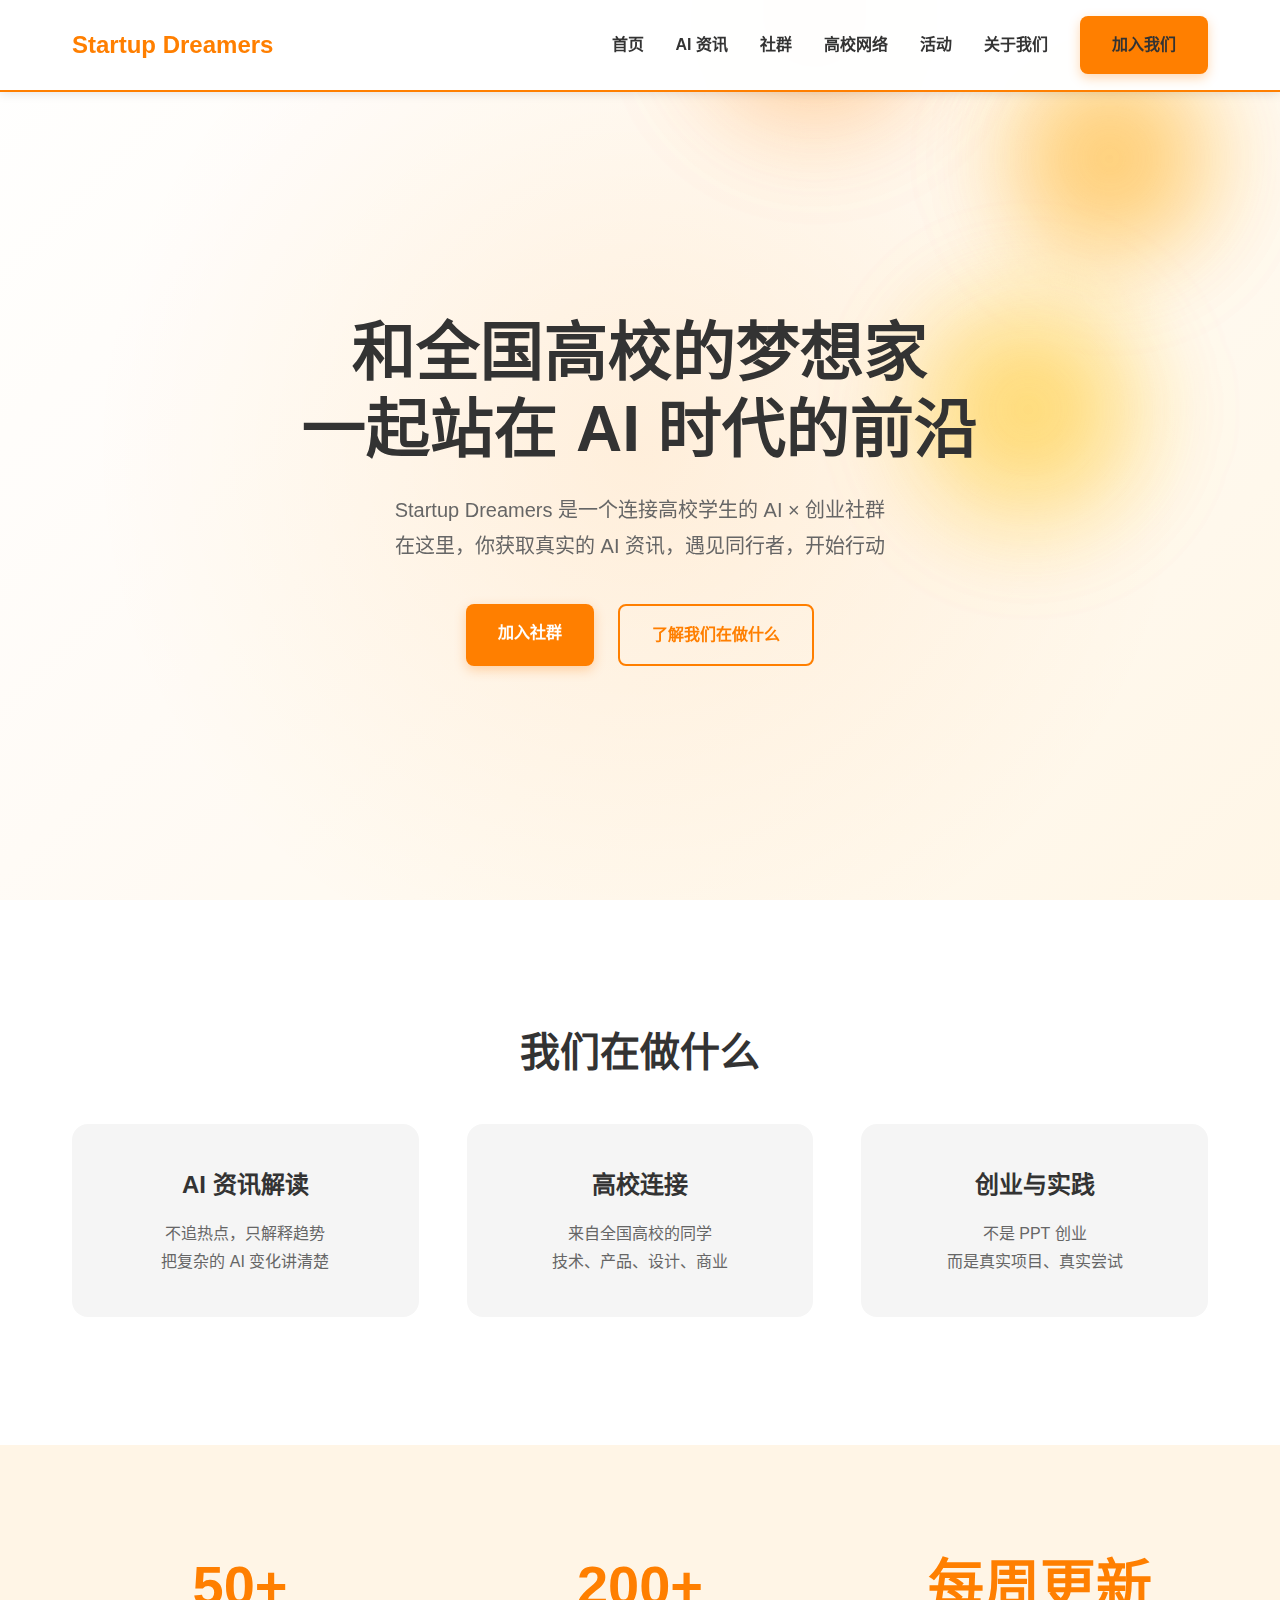
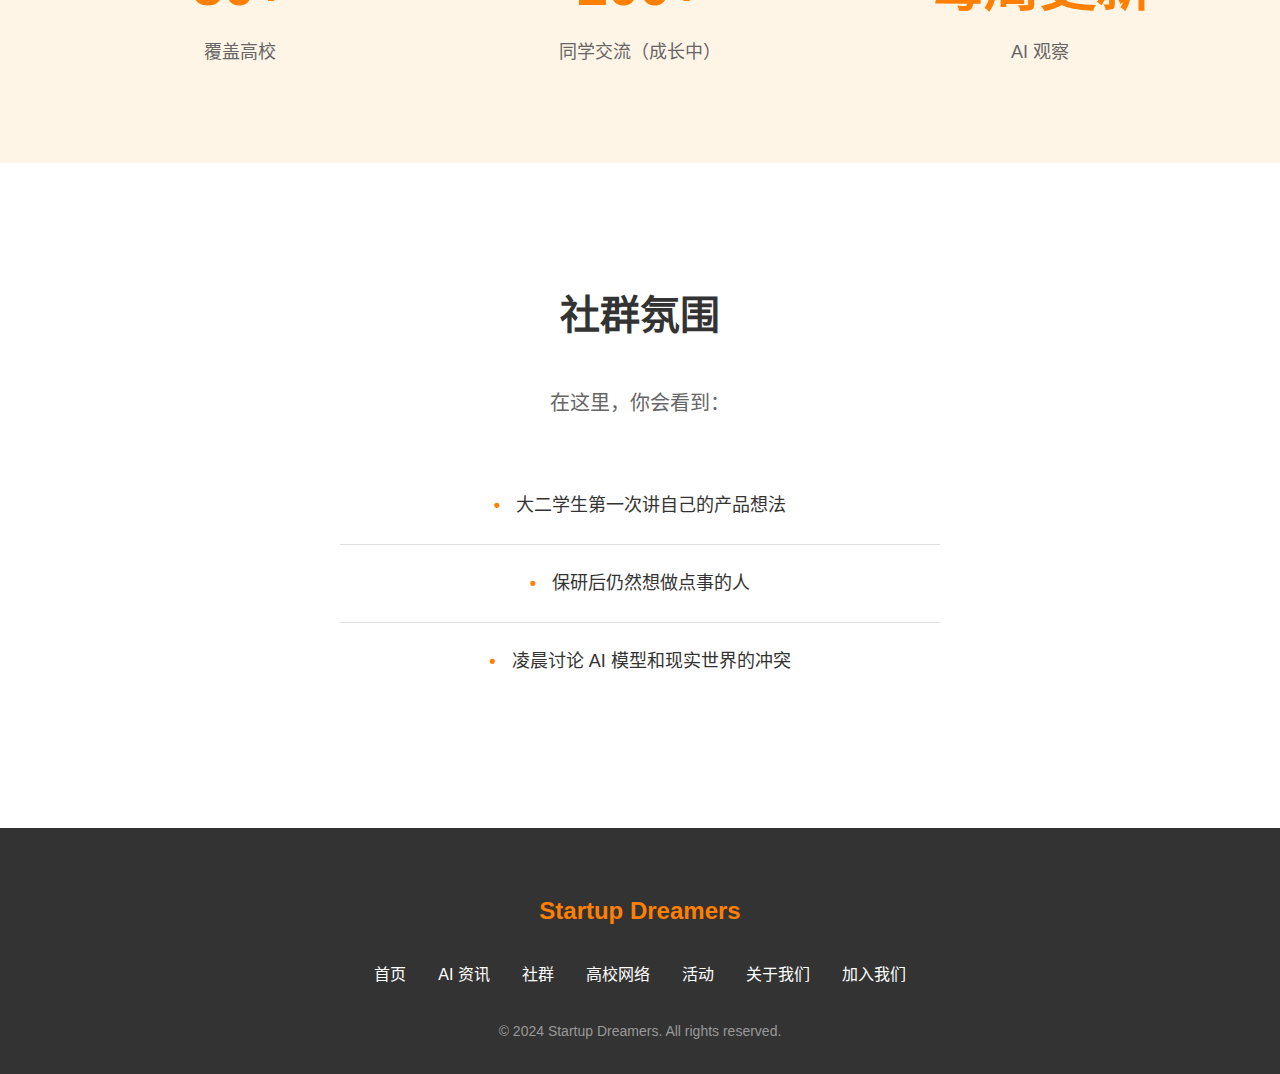
<file: index.html>
<!DOCTYPE html>
<html lang="zh-CN">
<head>
    <meta charset="UTF-8">
    <meta name="viewport" content="width=device-width, initial-scale=1.0">
    <title>Startup Dreamers | 梦想家社群</title>
    <link rel="stylesheet" href="styles.css">
</head>
<body>
    <!-- 顶部导航栏 -->
    <header class="navbar">
        <div class="container">
            <div class="logo">
                <a href="index.html">Startup Dreamers</a>
            </div>
            <nav class="nav-links">
                <a href="index.html">首页</a>
                <a href="ai-news.html">AI 资讯</a>
                <a href="community.html">社群</a>
                <a href="university-network.html">高校网络</a>
                <a href="events.html">活动</a>
                <a href="about.html">关于我们</a>
                <a href="join.html" class="btn-primary">加入我们</a>
            </nav>
        </div>
    </header>

    <!-- Hero 区 -->
    <section class="hero">
        <div class="container">
            <div class="hero-content">
                <h1 class="hero-title">和全国高校的梦想家<br>一起站在 AI 时代的前沿</h1>
                <p class="hero-subtitle">
                    Startup Dreamers 是一个连接高校学生的 AI × 创业社群<br>
                    在这里，你获取真实的 AI 资讯，遇见同行者，开始行动
                </p>
                <div class="hero-buttons">
                    <a href="join.html" class="btn-primary">加入社群</a>
                    <a href="about.html" class="btn-secondary">了解我们在做什么</a>
                </div>
            </div>
        </div>
    </section>

    <!-- 我们在做什么 -->
    <section class="what-we-do">
        <div class="container">
            <h2 class="section-title">我们在做什么</h2>
            <div class="what-we-do-grid">
                <div class="what-we-do-item">
                    <h3>AI 资讯解读</h3>
                    <p>不追热点，只解释趋势<br>把复杂的 AI 变化讲清楚</p>
                </div>
                <div class="what-we-do-item">
                    <h3>高校连接</h3>
                    <p>来自全国高校的同学<br>技术、产品、设计、商业</p>
                </div>
                <div class="what-we-do-item">
                    <h3>创业与实践</h3>
                    <p>不是 PPT 创业<br>而是真实项目、真实尝试</p>
                </div>
            </div>
        </div>
    </section>

    <!-- 数据化信任 -->
    <section class="trust-data">
        <div class="container">
            <div class="trust-data-grid">
                <div class="trust-data-item">
                    <h3>50+</h3>
                    <p>覆盖高校</p>
                </div>
                <div class="trust-data-item">
                    <h3>200+</h3>
                    <p>同学交流（成长中）</p>
                </div>
                <div class="trust-data-item">
                    <h3>每周更新</h3>
                    <p>AI 观察</p>
                </div>
            </div>
        </div>
    </section>

    <!-- 社群氛围展示 -->
    <section class="community-vibe">
        <div class="container">
            <h2 class="section-title">社群氛围</h2>
            <p class="community-vibe-text">在这里，你会看到：</p>
            <ul class="community-vibe-list">
                <li>大二学生第一次讲自己的产品想法</li>
                <li>保研后仍然想做点事的人</li>
                <li>凌晨讨论 AI 模型和现实世界的冲突</li>
            </ul>
        </div>
    </section>

    <!-- 页脚 -->
    <footer class="footer">
        <div class="container">
            <div class="footer-content">
                <div class="footer-logo">Startup Dreamers</div>
                <div class="footer-links">
                    <a href="index.html">首页</a>
                    <a href="ai-news.html">AI 资讯</a>
                    <a href="community.html">社群</a>
                    <a href="university-network.html">高校网络</a>
                    <a href="events.html">活动</a>
                    <a href="about.html">关于我们</a>
                    <a href="join.html">加入我们</a>
                </div>
                <div class="footer-copyright">
                    <p>&copy; 2024 Startup Dreamers. All rights reserved.</p>
                </div>
            </div>
        </div>
    </footer>

    <script src="script.js"></script>
</body>
</html>
</file>
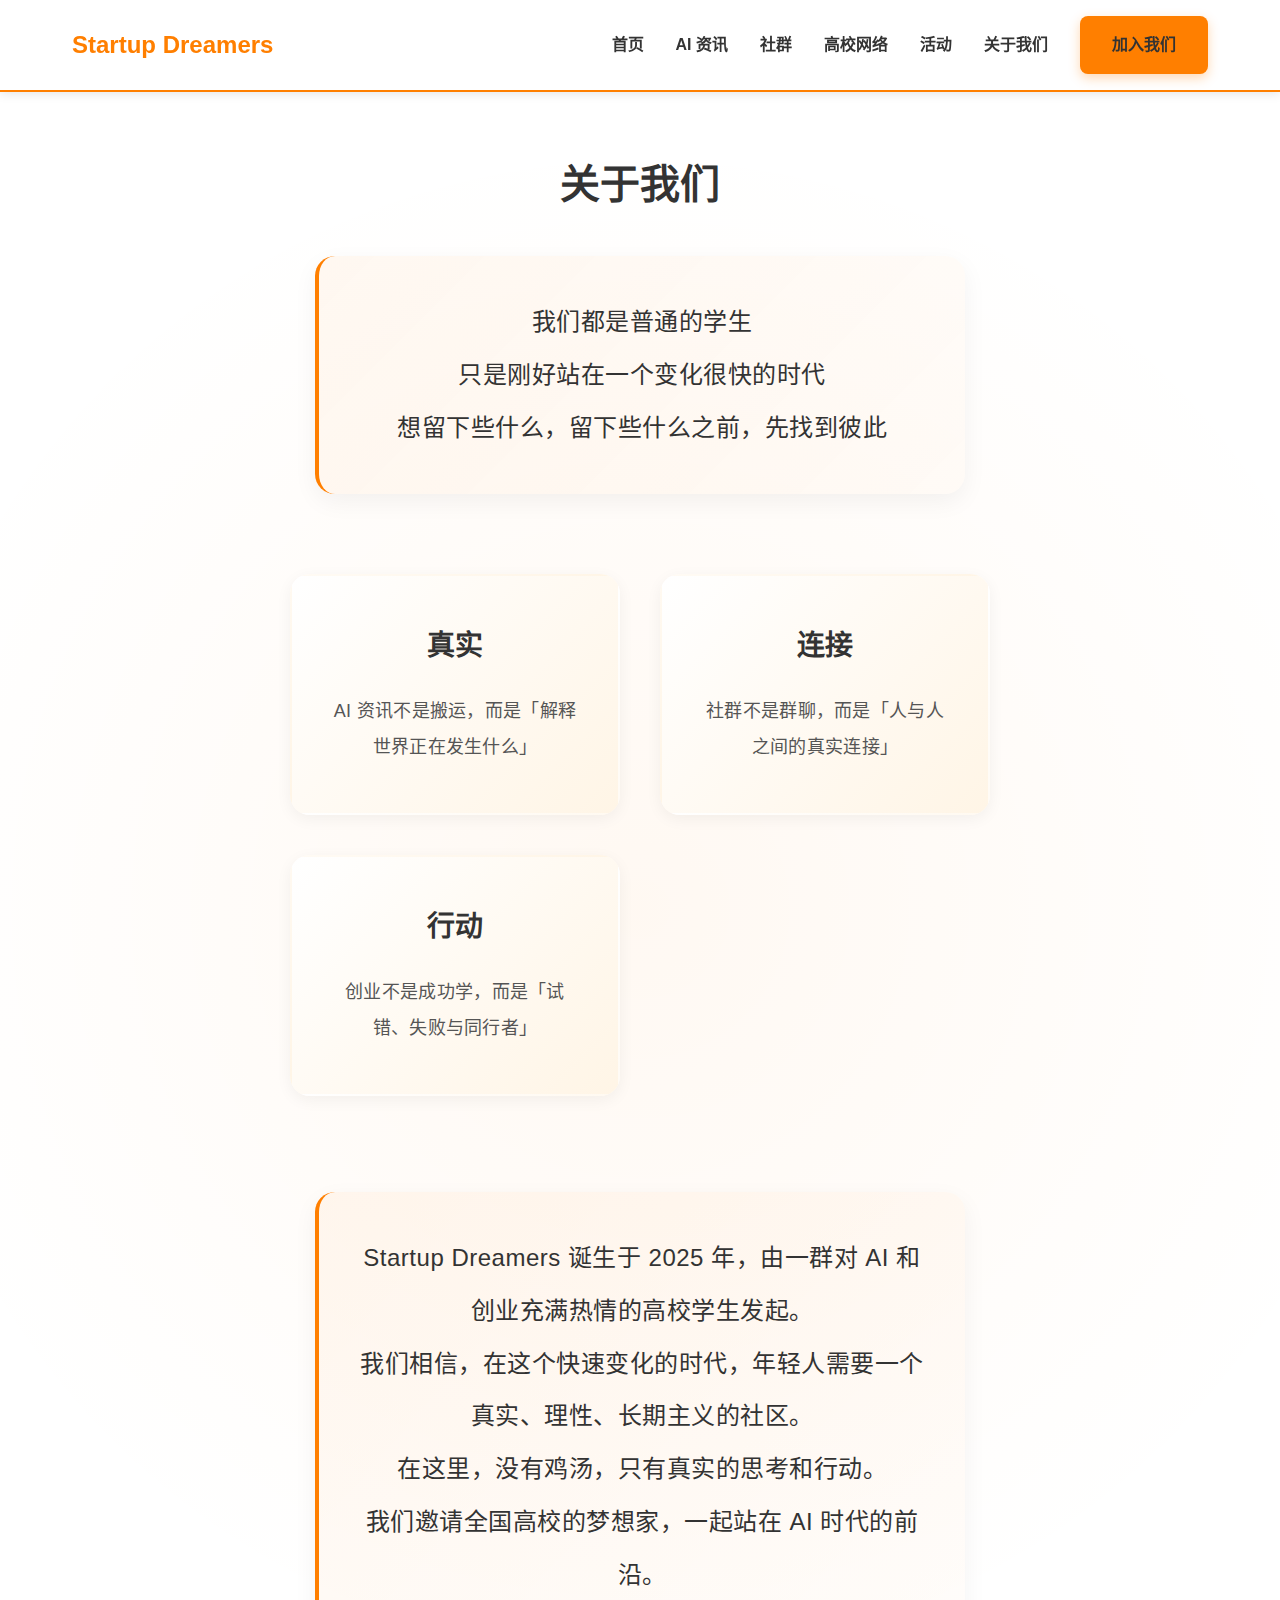
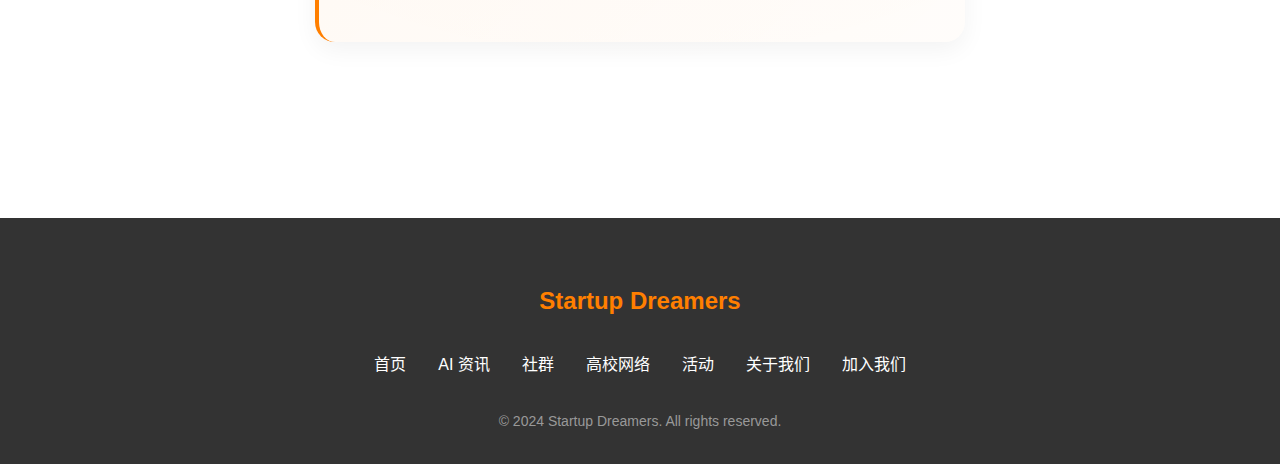
<file: about.html>
<!DOCTYPE html>
<html lang="zh-CN">
<head>
    <meta charset="UTF-8">
    <meta name="viewport" content="width=device-width, initial-scale=1.0">
    <title>关于我们 | Startup Dreamers</title>
    <link rel="stylesheet" href="styles.css">
</head>
<body>
    <!-- 顶部导航栏 -->
    <header class="navbar">
        <div class="container">
            <div class="logo">
                <a href="index.html">Startup Dreamers</a>
            </div>
            <nav class="nav-links">
                <a href="index.html">首页</a>
                <a href="ai-news.html">AI 资讯</a>
                <a href="community.html">社群</a>
                <a href="university-network.html">高校网络</a>
                <a href="events.html">活动</a>
                <a href="about.html" class="active">关于我们</a>
                <a href="join.html" class="btn-primary">加入我们</a>
            </nav>
            <button class="menu-toggle" aria-label="切换菜单">
                <span class="menu-icon"></span>
            </button>
        </div>
    </header>

    <!-- 关于我们页面 -->
    <section class="about">
        <div class="container">
            <div class="about-content">
                <div class="about-story">
                    <h2 class="section-title">关于我们</h2>
                    <p>
                        我们都是普通的学生<br>
                        只是刚好站在一个变化很快的时代<br>
                        想留下些什么，留下些什么之前，先找到彼此
                    </p>
                </div>
                
                <div class="about-values">
                    <div class="about-value">
                        <h3>真实</h3>
                        <p>AI 资讯不是搬运，而是「解释世界正在发生什么」</p>
                    </div>
                    
                    <div class="about-value">
                        <h3>连接</h3>
                        <p>社群不是群聊，而是「人与人之间的真实连接」</p>
                    </div>
                    
                    <div class="about-value">
                        <h3>行动</h3>
                        <p>创业不是成功学，而是「试错、失败与同行者」</p>
                    </div>
                </div>
                
                <div class="about-story">
                    <p>
                        Startup Dreamers 诞生于 2025 年，由一群对 AI 和创业充满热情的高校学生发起。<br>
                        我们相信，在这个快速变化的时代，年轻人需要一个真实、理性、长期主义的社区。<br>
                        在这里，没有鸡汤，只有真实的思考和行动。<br>
                        我们邀请全国高校的梦想家，一起站在 AI 时代的前沿。
                    </p>
                </div>
            </div>
        </div>
    </section>

    <!-- 页脚 -->
    <footer class="footer">
        <div class="container">
            <div class="footer-content">
                <div class="footer-logo">Startup Dreamers</div>
                <div class="footer-links">
                    <a href="index.html">首页</a>
                    <a href="ai-news.html">AI 资讯</a>
                    <a href="community.html">社群</a>
                    <a href="university-network.html">高校网络</a>
                    <a href="events.html">活动</a>
                    <a href="about.html">关于我们</a>
                    <a href="join.html">加入我们</a>
                </div>
                <div class="footer-copyright">
                    <p>&copy; 2024 Startup Dreamers. All rights reserved.</p>
                </div>
            </div>
        </div>
    </footer>

    <script src="script.js"></script>
</body>
</html>
</file>
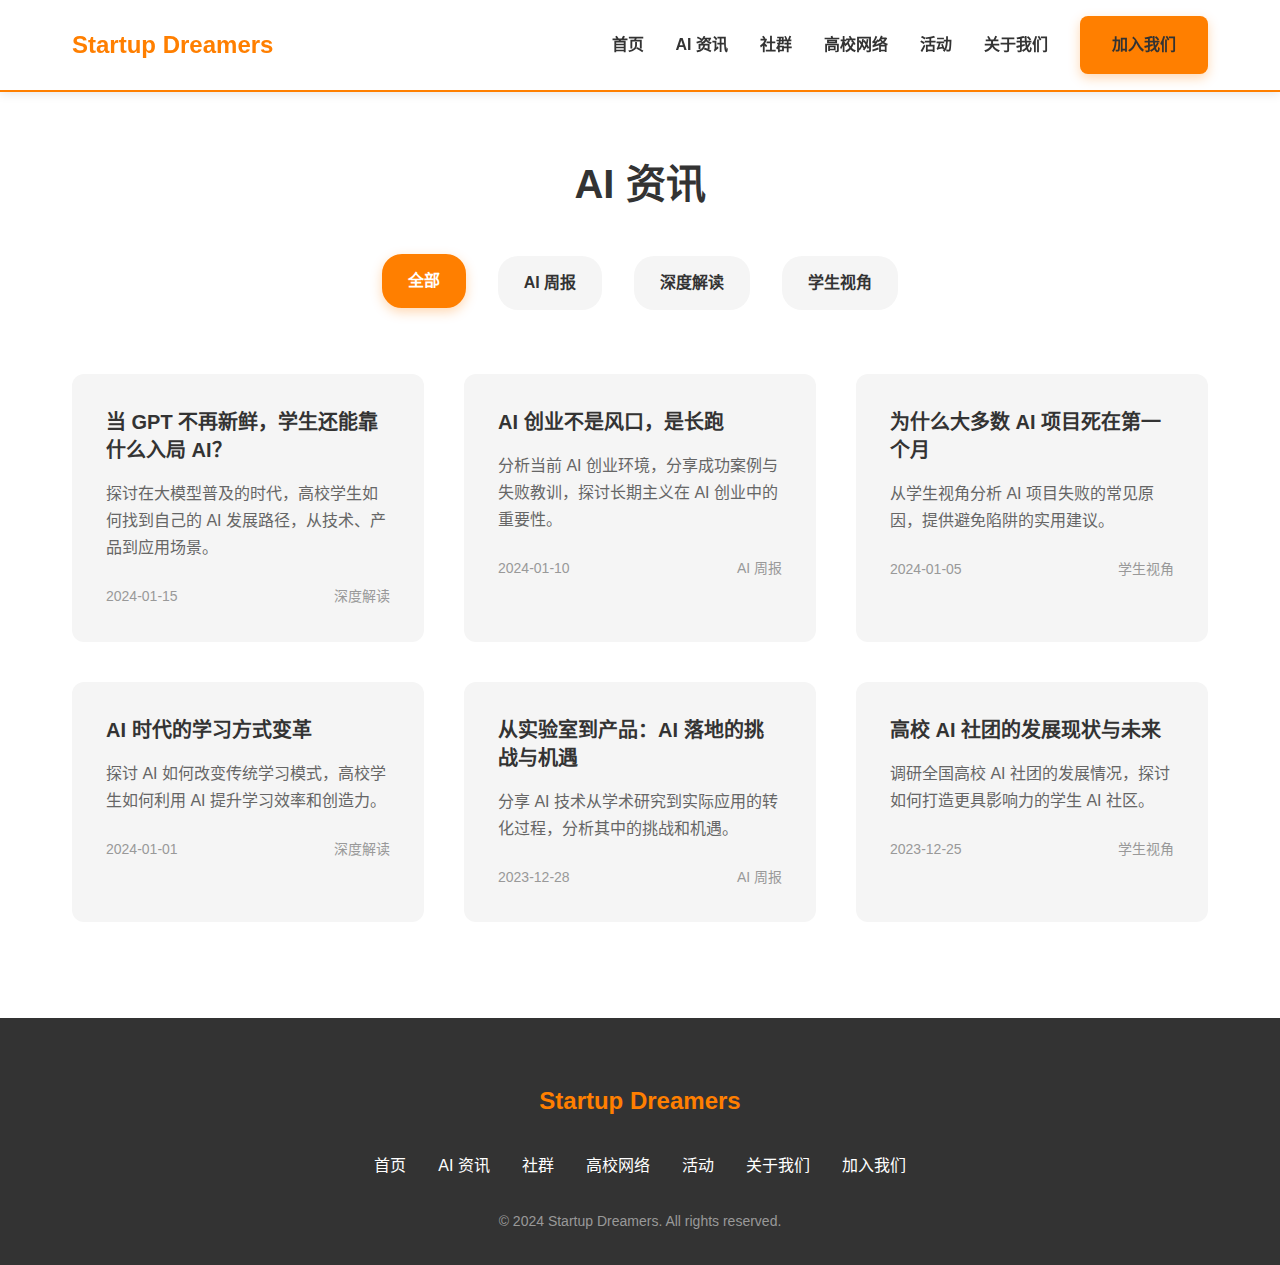
<file: ai-news.html>
<!DOCTYPE html>
<html lang="zh-CN">
<head>
    <meta charset="UTF-8">
    <meta name="viewport" content="width=device-width, initial-scale=1.0">
    <title>AI 资讯 | Startup Dreamers</title>
    <link rel="stylesheet" href="styles.css">
</head>
<body>
    <!-- 顶部导航栏 -->
    <header class="navbar">
        <div class="container">
            <div class="logo">
                <a href="index.html">Startup Dreamers</a>
            </div>
            <nav class="nav-links">
                <a href="index.html">首页</a>
                <a href="ai-news.html" class="active">AI 资讯</a>
                <a href="community.html">社群</a>
                <a href="university-network.html">高校网络</a>
                <a href="events.html">活动</a>
                <a href="about.html">关于我们</a>
                <a href="join.html" class="btn-primary">加入我们</a>
            </nav>
        </div>
    </header>

    <!-- AI 资讯页面 -->
    <section class="ai-news">
        <div class="container">
            <h1 class="section-title">AI 资讯</h1>
            
            <!-- 资讯分类 -->
            <div class="news-categories">
                <a href="#" class="news-category active" data-category="全部">全部</a>
                <a href="#" class="news-category" data-category="AI 周报">AI 周报</a>
                <a href="#" class="news-category" data-category="深度解读">深度解读</a>
                <a href="#" class="news-category" data-category="学生视角">学生视角</a>
            </div>
            
            <!-- 资讯列表 -->
            <div class="news-grid">
                <!-- 动态生成的资讯内容 -->
            </div>
        </div>
    </section>

    <!-- 页脚 -->
    <footer class="footer">
        <div class="container">
            <div class="footer-content">
                <div class="footer-logo">Startup Dreamers</div>
                <div class="footer-links">
                    <a href="index.html">首页</a>
                    <a href="ai-news.html">AI 资讯</a>
                    <a href="community.html">社群</a>
                    <a href="university-network.html">高校网络</a>
                    <a href="events.html">活动</a>
                    <a href="about.html">关于我们</a>
                    <a href="join.html">加入我们</a>
                </div>
                <div class="footer-copyright">
                    <p>&copy; 2024 Startup Dreamers. All rights reserved.</p>
                </div>
            </div>
        </div>
    </footer>

    <script src="script.js"></script>
</body>
</html>
</file>
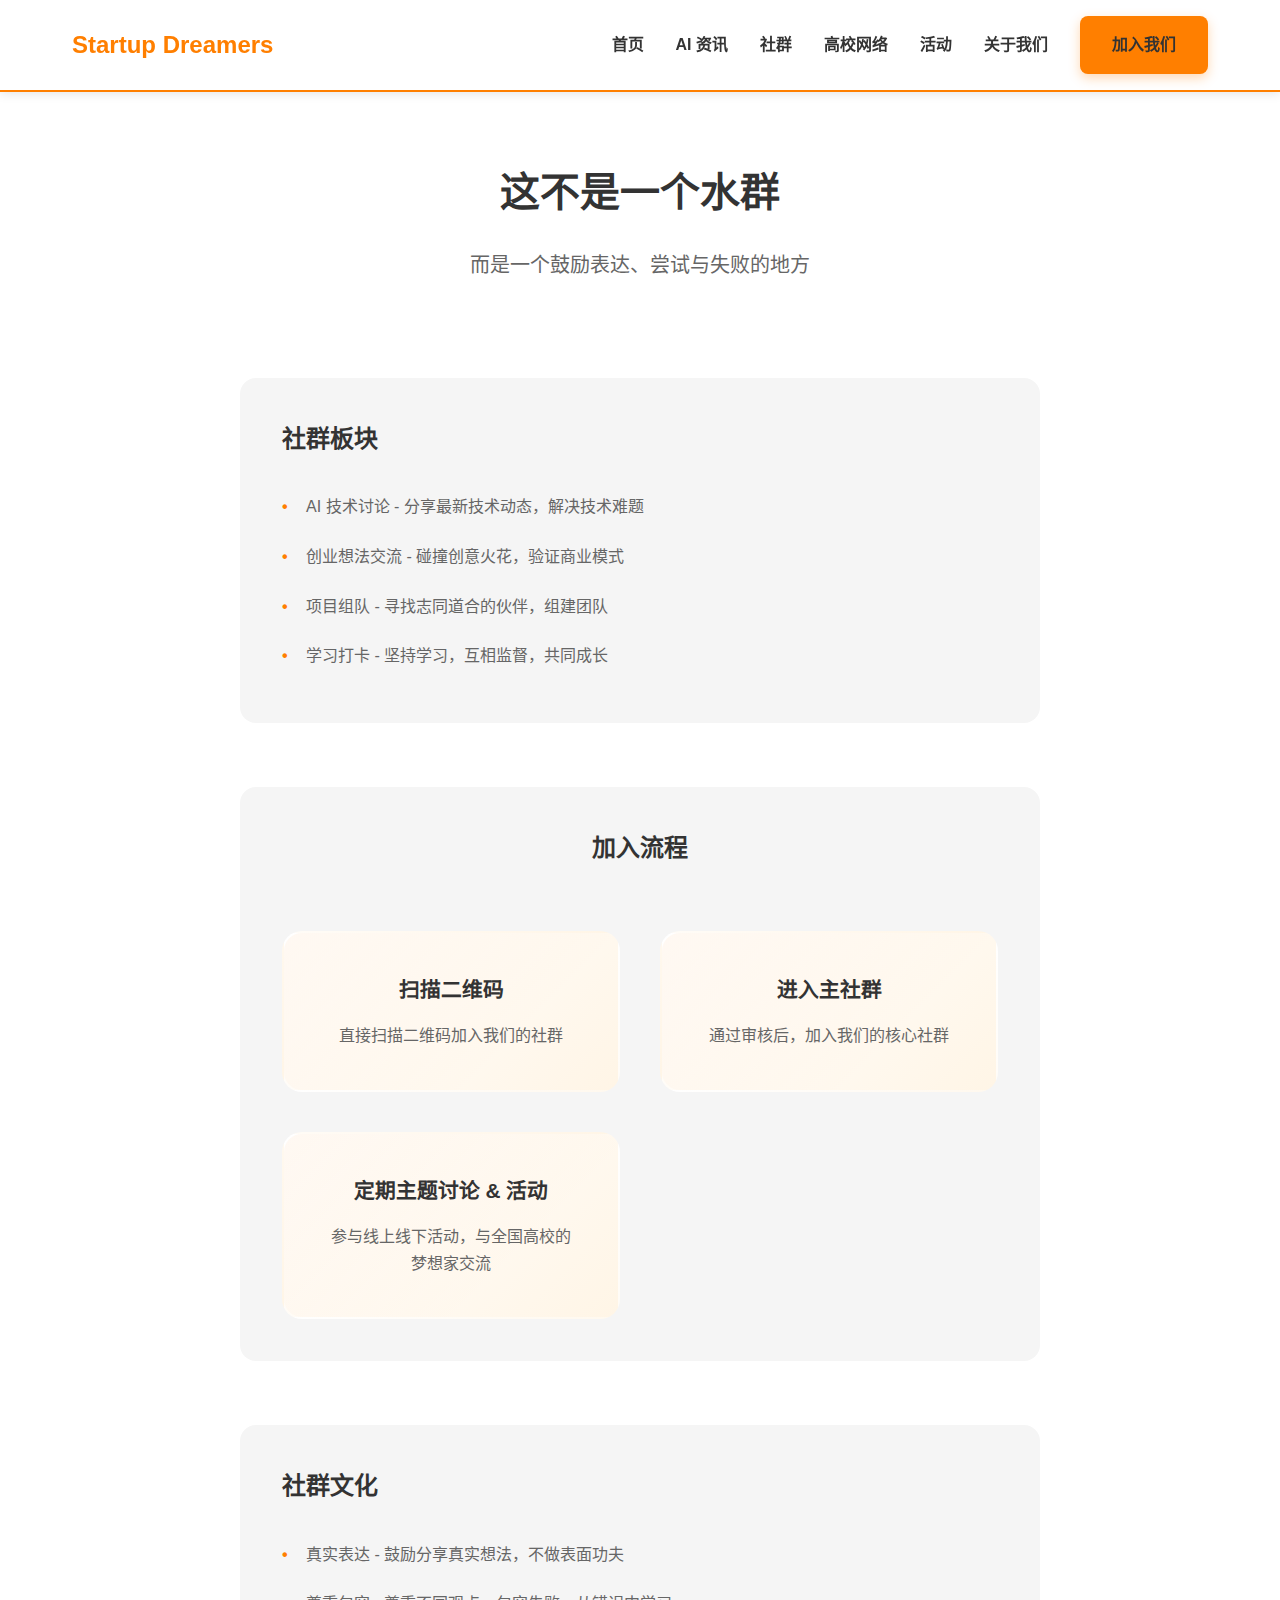
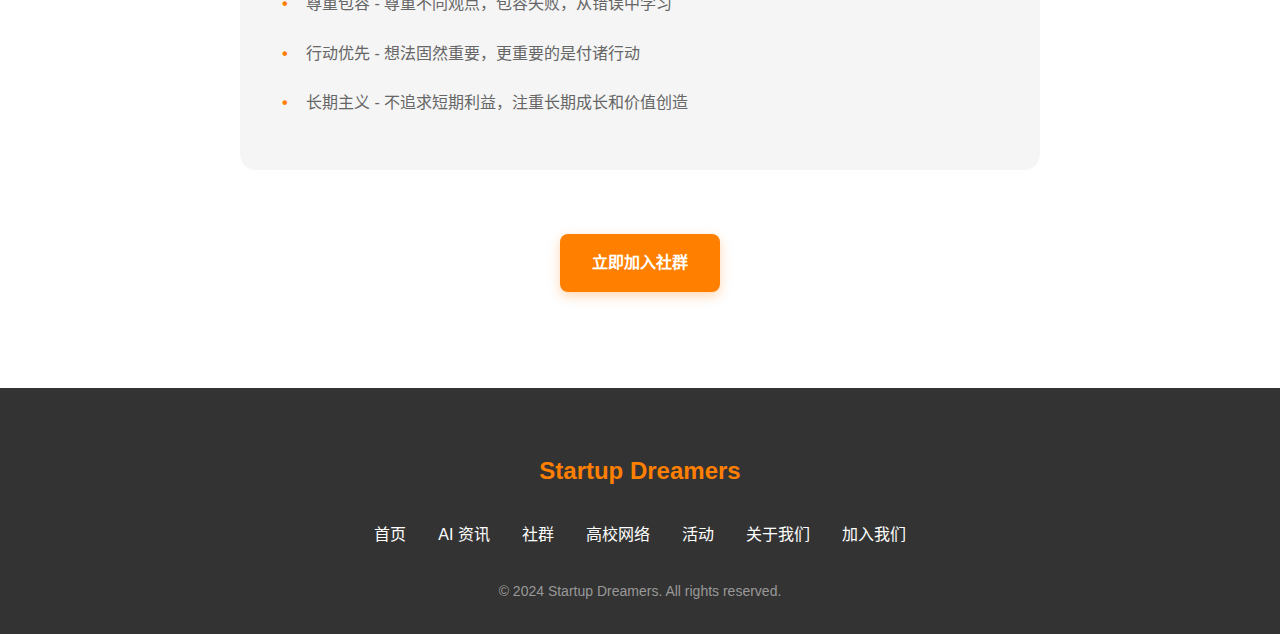
<file: community.html>
<!DOCTYPE html>
<html lang="zh-CN">
<head>
    <meta charset="UTF-8">
    <meta name="viewport" content="width=device-width, initial-scale=1.0">
    <title>社群 | Startup Dreamers</title>
    <link rel="stylesheet" href="styles.css">
</head>
<body>
    <!-- 顶部导航栏 -->
    <header class="navbar">
        <div class="container">
            <div class="logo">
                <a href="index.html">Startup Dreamers</a>
            </div>
            <nav class="nav-links">
                <a href="index.html">首页</a>
                <a href="ai-news.html">AI 资讯</a>
                <a href="community.html" class="active">社群</a>
                <a href="university-network.html">高校网络</a>
                <a href="events.html">活动</a>
                <a href="about.html">关于我们</a>
                <a href="join.html" class="btn-primary">加入我们</a>
            </nav>
        </div>
    </header>

    <!-- 社群页面 -->
    <section class="community">
        <div class="container">
            <div class="community-intro">
                <h2>这不是一个水群</h2>
                <p>而是一个鼓励表达、尝试与失败的地方</p>
            </div>
            
            <div class="community-sections">
                <!-- 社群板块 -->
                <div class="community-section">
                    <h3>社群板块</h3>
                    <ul>
                        <li>AI 技术讨论 - 分享最新技术动态，解决技术难题</li>
                        <li>创业想法交流 - 碰撞创意火花，验证商业模式</li>
                        <li>项目组队 - 寻找志同道合的伙伴，组建团队</li>
                        <li>学习打卡 - 坚持学习，互相监督，共同成长</li>
                    </ul>
                </div>
                
                <!-- 加入流程 -->
                <div class="community-section join-process">
                    <h3>加入流程</h3>
                    <ol class="join-process-steps">
                        <li>
                            <strong>扫描二维码</strong>
                            <p>直接扫描二维码加入我们的社群</p>
                        </li>
                        <li>
                            <strong>进入主社群</strong>
                            <p>通过审核后，加入我们的核心社群</p>
                        </li>
                        <li>
                            <strong>定期主题讨论 & 活动</strong>
                            <p>参与线上线下活动，与全国高校的梦想家交流</p>
                        </li>
                    </ol>
                </div>
                
                <!-- 社群文化 -->
                <div class="community-section">
                    <h3>社群文化</h3>
                    <ul>
                        <li>真实表达 - 鼓励分享真实想法，不做表面功夫</li>
                        <li>尊重包容 - 尊重不同观点，包容失败，从错误中学习</li>
                        <li>行动优先 - 想法固然重要，更重要的是付诸行动</li>
                        <li>长期主义 - 不追求短期利益，注重长期成长和价值创造</li>
                    </ul>
                </div>
            </div>
            
            <!-- 加入按钮 -->
            <div style="text-align: center; margin-top: 4rem;">
                <a href="join.html" class="btn-primary">立即加入社群</a>
            </div>
        </div>
    </section>

    <!-- 页脚 -->
    <footer class="footer">
        <div class="container">
            <div class="footer-content">
                <div class="footer-logo">Startup Dreamers</div>
                <div class="footer-links">
                    <a href="index.html">首页</a>
                    <a href="ai-news.html">AI 资讯</a>
                    <a href="community.html">社群</a>
                    <a href="university-network.html">高校网络</a>
                    <a href="events.html">活动</a>
                    <a href="about.html">关于我们</a>
                    <a href="join.html">加入我们</a>
                </div>
                <div class="footer-copyright">
                    <p>&copy; 2024 Startup Dreamers. All rights reserved.</p>
                </div>
            </div>
        </div>
    </footer>

    <script src="script.js"></script>
</body>
</html>
</file>
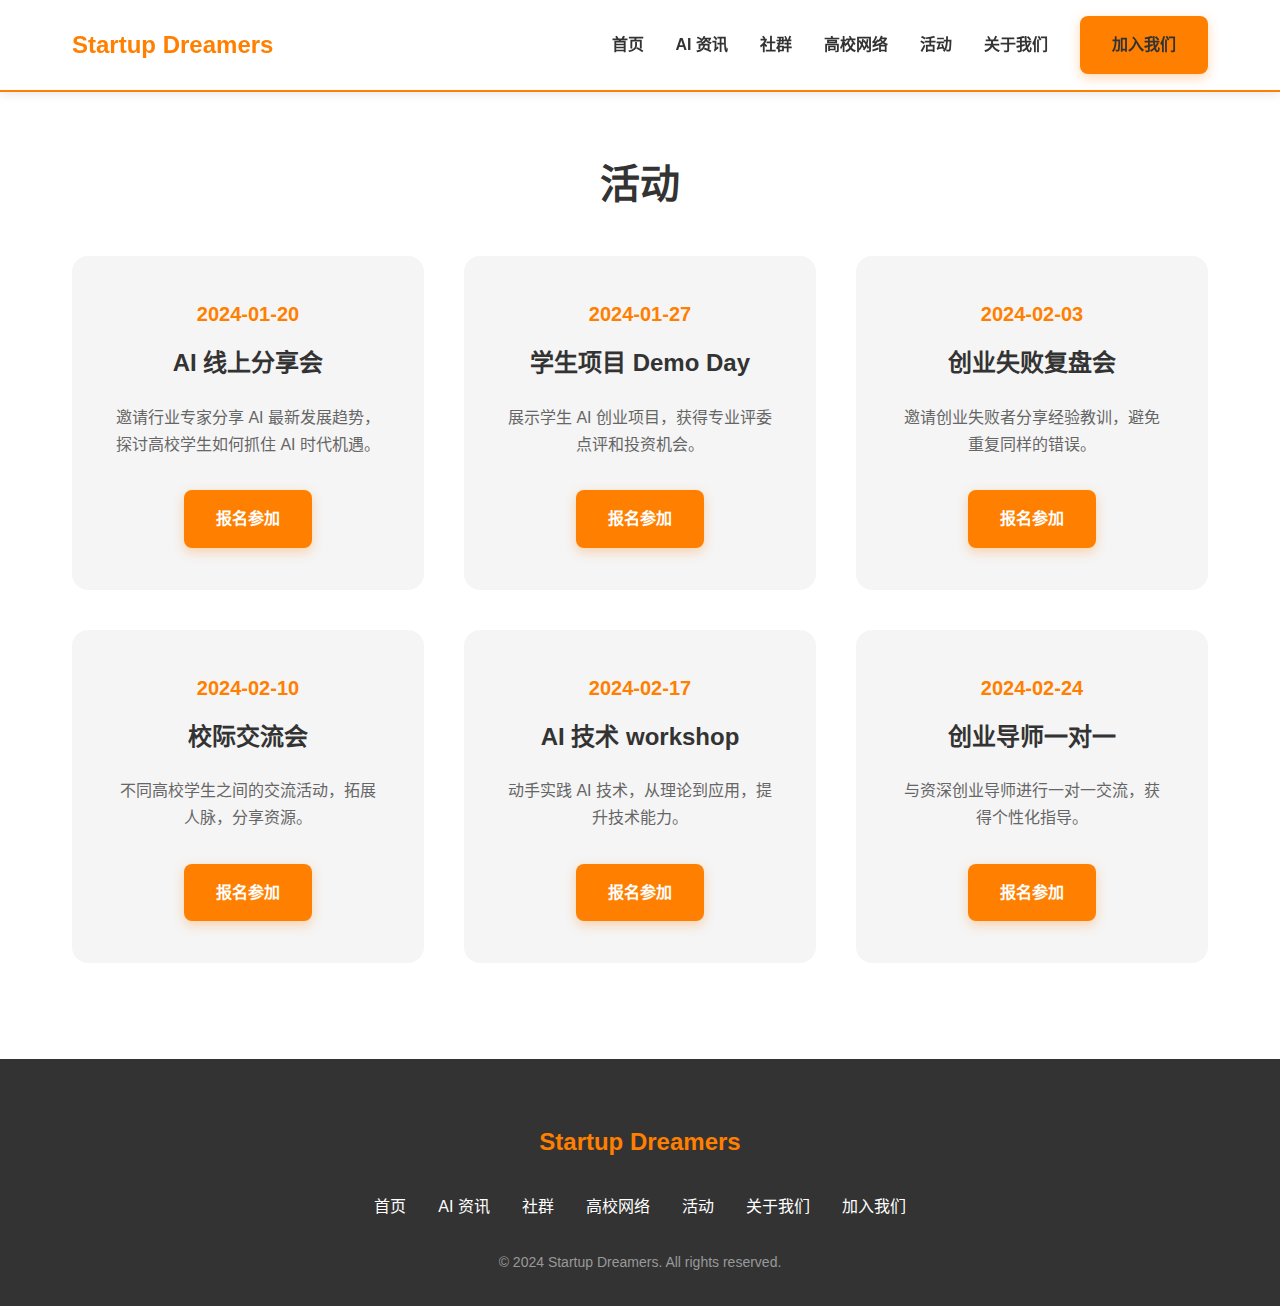
<file: events.html>
<!DOCTYPE html>
<html lang="zh-CN">
<head>
    <meta charset="UTF-8">
    <meta name="viewport" content="width=device-width, initial-scale=1.0">
    <title>活动 | Startup Dreamers</title>
    <link rel="stylesheet" href="styles.css">
</head>
<body>
    <!-- 顶部导航栏 -->
    <header class="navbar">
        <div class="container">
            <div class="logo">
                <a href="index.html">Startup Dreamers</a>
            </div>
            <nav class="nav-links">
                <a href="index.html">首页</a>
                <a href="ai-news.html">AI 资讯</a>
                <a href="community.html">社群</a>
                <a href="university-network.html">高校网络</a>
                <a href="events.html" class="active">活动</a>
                <a href="about.html">关于我们</a>
                <a href="join.html" class="btn-primary">加入我们</a>
            </nav>
        </div>
    </header>

    <!-- 活动页面 -->
    <section class="events">
        <div class="container">
            <h2 class="section-title">活动</h2>
            
            <!-- 活动列表 -->
            <div class="events-grid">
                <div class="event-item" data-id="1">
                    <div class="event-date">2024-01-20</div>
                    <h3 class="event-title">AI 线上分享会</h3>
                    <p class="event-description">邀请行业专家分享 AI 最新发展趋势，探讨高校学生如何抓住 AI 时代机遇。</p>
                    <a href="#" class="btn-primary event-register-btn">报名参加</a>
                </div>
                
                <div class="event-item" data-id="2">
                    <div class="event-date">2024-01-27</div>
                    <h3 class="event-title">学生项目 Demo Day</h3>
                    <p class="event-description">展示学生 AI 创业项目，获得专业评委点评和投资机会。</p>
                    <a href="#" class="btn-primary event-register-btn">报名参加</a>
                </div>
                
                <div class="event-item" data-id="3">
                    <div class="event-date">2024-02-03</div>
                    <h3 class="event-title">创业失败复盘会</h3>
                    <p class="event-description">邀请创业失败者分享经验教训，避免重复同样的错误。</p>
                    <a href="#" class="btn-primary event-register-btn">报名参加</a>
                </div>
                
                <div class="event-item" data-id="4">
                    <div class="event-date">2024-02-10</div>
                    <h3 class="event-title">校际交流会</h3>
                    <p class="event-description">不同高校学生之间的交流活动，拓展人脉，分享资源。</p>
                    <a href="#" class="btn-primary event-register-btn">报名参加</a>
                </div>
                
                <div class="event-item" data-id="5">
                    <div class="event-date">2024-02-17</div>
                    <h3 class="event-title">AI 技术 workshop</h3>
                    <p class="event-description">动手实践 AI 技术，从理论到应用，提升技术能力。</p>
                    <a href="#" class="btn-primary event-register-btn">报名参加</a>
                </div>
                
                <div class="event-item" data-id="6">
                    <div class="event-date">2024-02-24</div>
                    <h3 class="event-title">创业导师一对一</h3>
                    <p class="event-description">与资深创业导师进行一对一交流，获得个性化指导。</p>
                    <a href="#" class="btn-primary event-register-btn">报名参加</a>
                </div>
            </div>
            
            <!-- 二维码模态框 -->
            <div id="eventModal" class="modal">
                <div class="modal-content">
                    <span class="close">&times;</span>
                    <div class="modal-header">
                        <h2 id="modalEventTitle">活动报名</h2>
                    </div>
                    <div class="modal-body">
                        <div class="qrcode-container">
                            <div class="qrcode-placeholder" id="modalQrcode">
                                <p>活动二维码</p>
                                <p style="font-size: 0.8rem; margin-top: 0.5rem;">(此处放置实际二维码)</p>
                            </div>
                        </div>
                        <div class="event-contact">
                            <h3>负责人信息</h3>
                            <div class="contact-info" id="modalContact">
                                <div class="contact-item">
                                    <span class="contact-label">姓名：</span>
                                    <span class="contact-value">张三</span>
                                </div>
                                <div class="contact-item">
                                    <span class="contact-label">微信：</span>
                                    <span class="contact-value">startup_dreamers</span>
                                </div>
                            </div>
                        </div>
                    </div>
                </div>
            </div>
        </div>
    </section>

    <!-- 页脚 -->
    <footer class="footer">
        <div class="container">
            <div class="footer-content">
                <div class="footer-logo">Startup Dreamers</div>
                <div class="footer-links">
                    <a href="index.html">首页</a>
                    <a href="ai-news.html">AI 资讯</a>
                    <a href="community.html">社群</a>
                    <a href="university-network.html">高校网络</a>
                    <a href="events.html">活动</a>
                    <a href="about.html">关于我们</a>
                    <a href="join.html">加入我们</a>
                </div>
                <div class="footer-copyright">
                    <p>&copy; 2024 Startup Dreamers. All rights reserved.</p>
                </div>
            </div>
        </div>
    </footer>

    <script src="script.js"></script>
</body>
</html>
</file>
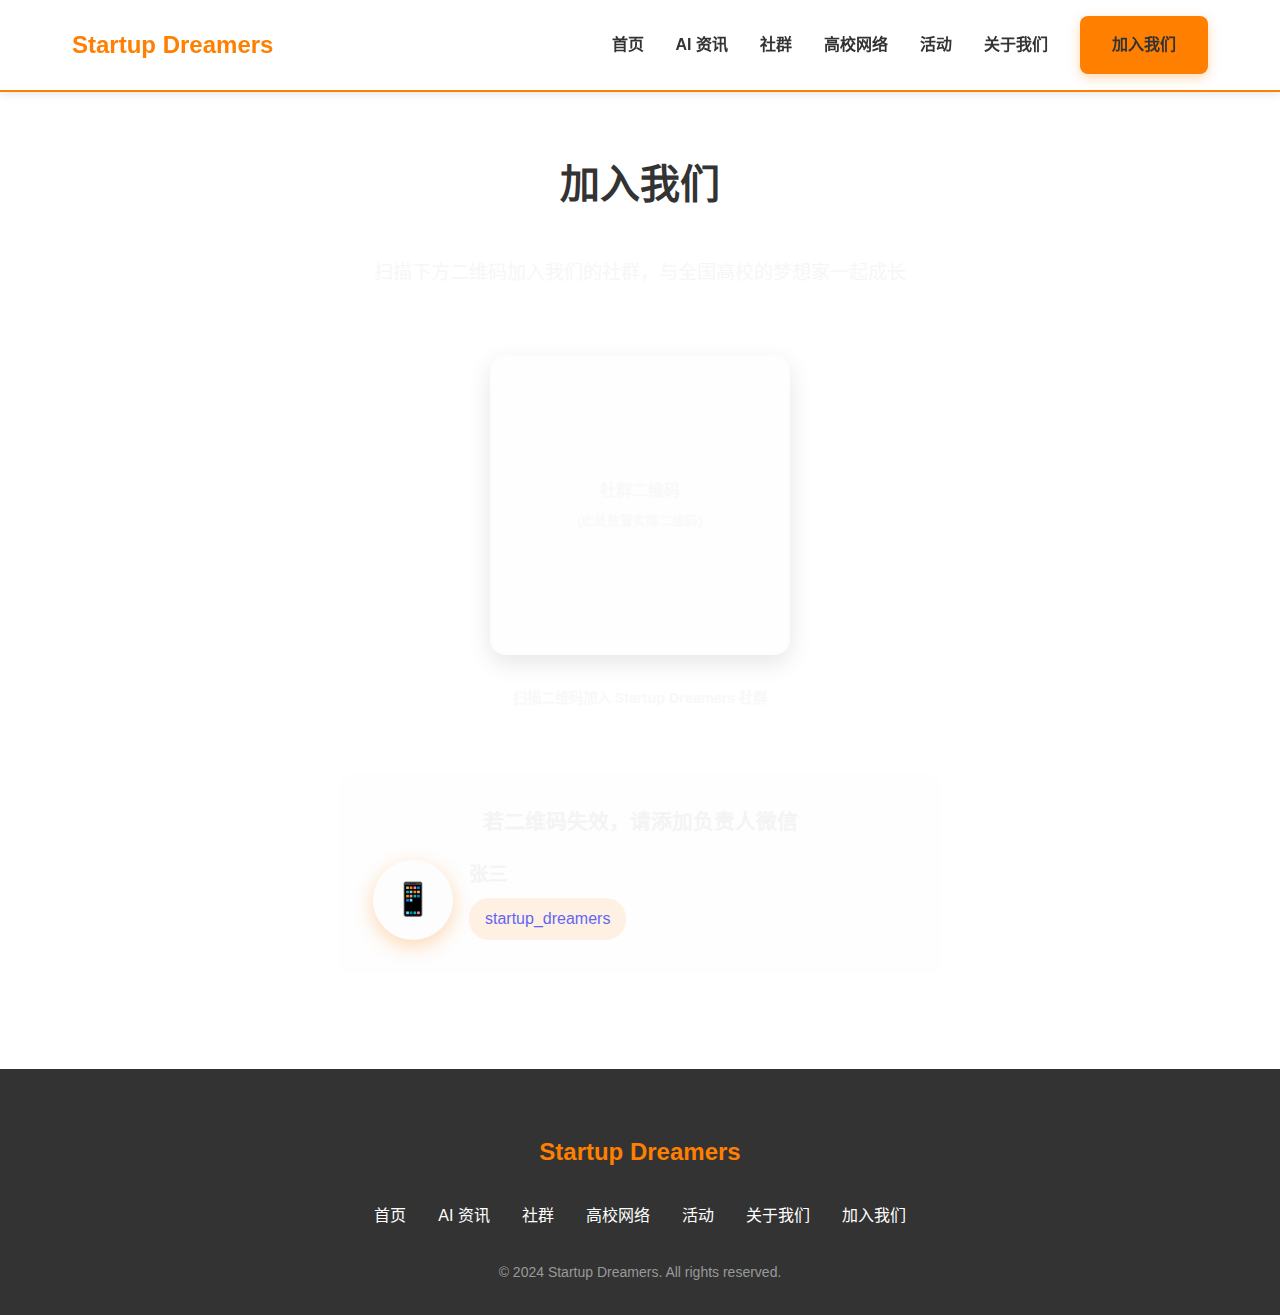
<file: join.html>
<!DOCTYPE html>
<html lang="zh-CN">
<head>
    <meta charset="UTF-8">
    <meta name="viewport" content="width=device-width, initial-scale=1.0">
    <title>加入我们 | Startup Dreamers</title>
    <link rel="stylesheet" href="styles.css">
</head>
<body>
    <!-- 顶部导航栏 -->
    <header class="navbar">
        <div class="container">
            <div class="logo">
                <a href="index.html">Startup Dreamers</a>
            </div>
            <nav class="nav-links">
                <a href="index.html">首页</a>
                <a href="ai-news.html">AI 资讯</a>
                <a href="community.html">社群</a>
                <a href="university-network.html">高校网络</a>
                <a href="events.html">活动</a>
                <a href="about.html">关于我们</a>
                <a href="join.html" class="active btn-primary">加入我们</a>
            </nav>
        </div>
    </header>

    <!-- 加入我们页面 -->
    <section class="join">
        <div class="container">
            <h2 class="section-title">加入我们</h2>
            
            <div class="join-content" style="max-width: 600px; margin: 0 auto; text-align: center;">
                <!-- 加入提示 -->
                <div class="join-intro" style="margin-bottom: 4rem; font-size: 1.2rem; color: rgba(244, 244, 245, 0.8);">
                    <p>扫描下方二维码加入我们的社群，与全国高校的梦想家一起成长</p>
                </div>
                
                <!-- 二维码展示 -->
                <div class="qrcode-section" style="margin-bottom: 4rem; display: flex; flex-direction: column; align-items: center;">
                    <div class="qrcode-container" style="width: 300px; height: 300px; background-color: rgba(244, 244, 245, 0.1); border: 2px solid rgba(244, 244, 245, 0.2); border-radius: 16px; display: flex; align-items: center; justify-content: center; margin-bottom: 1.5rem;">
                        <div class="qrcode-placeholder" style="color: rgba(244, 244, 245, 0.5); font-size: 1rem; text-align: center;">
                            <p>社群二维码</p>
                            <p style="font-size: 0.8rem; margin-top: 0.5rem;">(此处放置实际二维码)</p>
                        </div>
                    </div>
                    <p class="qrcode-tip" style="color: rgba(244, 244, 245, 0.6); font-size: 0.9rem;">扫描二维码加入 Startup Dreamers 社群</p>
                </div>
                
                <!-- 负责人微信 -->
                <div class="contact-section" style="background-color: rgba(244, 244, 245, 0.05); border-radius: 12px; padding: 2rem; border: 1px solid rgba(244, 244, 245, 0.1);">
                    <h3 style="font-size: 1.3rem; font-weight: 700; margin-bottom: 1.5rem; color: #F4F4F5;">若二维码失效，请添加负责人微信</h3>
                    <div class="contact-info" style="display: flex; align-items: center; justify-content: center; gap: 1rem;">
                        <div class="wechat-avatar" style="width: 80px; height: 80px; background-color: rgba(244, 244, 245, 0.1); border-radius: 50%; display: flex; align-items: center; justify-content: center; font-size: 2rem;">
                            📱
                        </div>
                        <div class="wechat-details">
                            <div class="wechat-name" style="font-size: 1.2rem; font-weight: 600; color: #F4F4F5; margin-bottom: 0.5rem;">张三</div>
                            <div class="wechat-id" style="font-size: 1rem; color: #6366F1; font-weight: 500;">startup_dreamers</div>
                        </div>
                    </div>
                </div>
            </div>
        </div>
    </section>

    <!-- 页脚 -->
    <footer class="footer">
        <div class="container">
            <div class="footer-content">
                <div class="footer-logo">Startup Dreamers</div>
                <div class="footer-links">
                    <a href="index.html">首页</a>
                    <a href="ai-news.html">AI 资讯</a>
                    <a href="community.html">社群</a>
                    <a href="university-network.html">高校网络</a>
                    <a href="events.html">活动</a>
                    <a href="about.html">关于我们</a>
                    <a href="join.html">加入我们</a>
                </div>
                <div class="footer-copyright">
                    <p>&copy; 2024 Startup Dreamers. All rights reserved.</p>
                </div>
            </div>
        </div>
    </footer>

    <script src="script.js"></script>
</body>
</html>
</file>
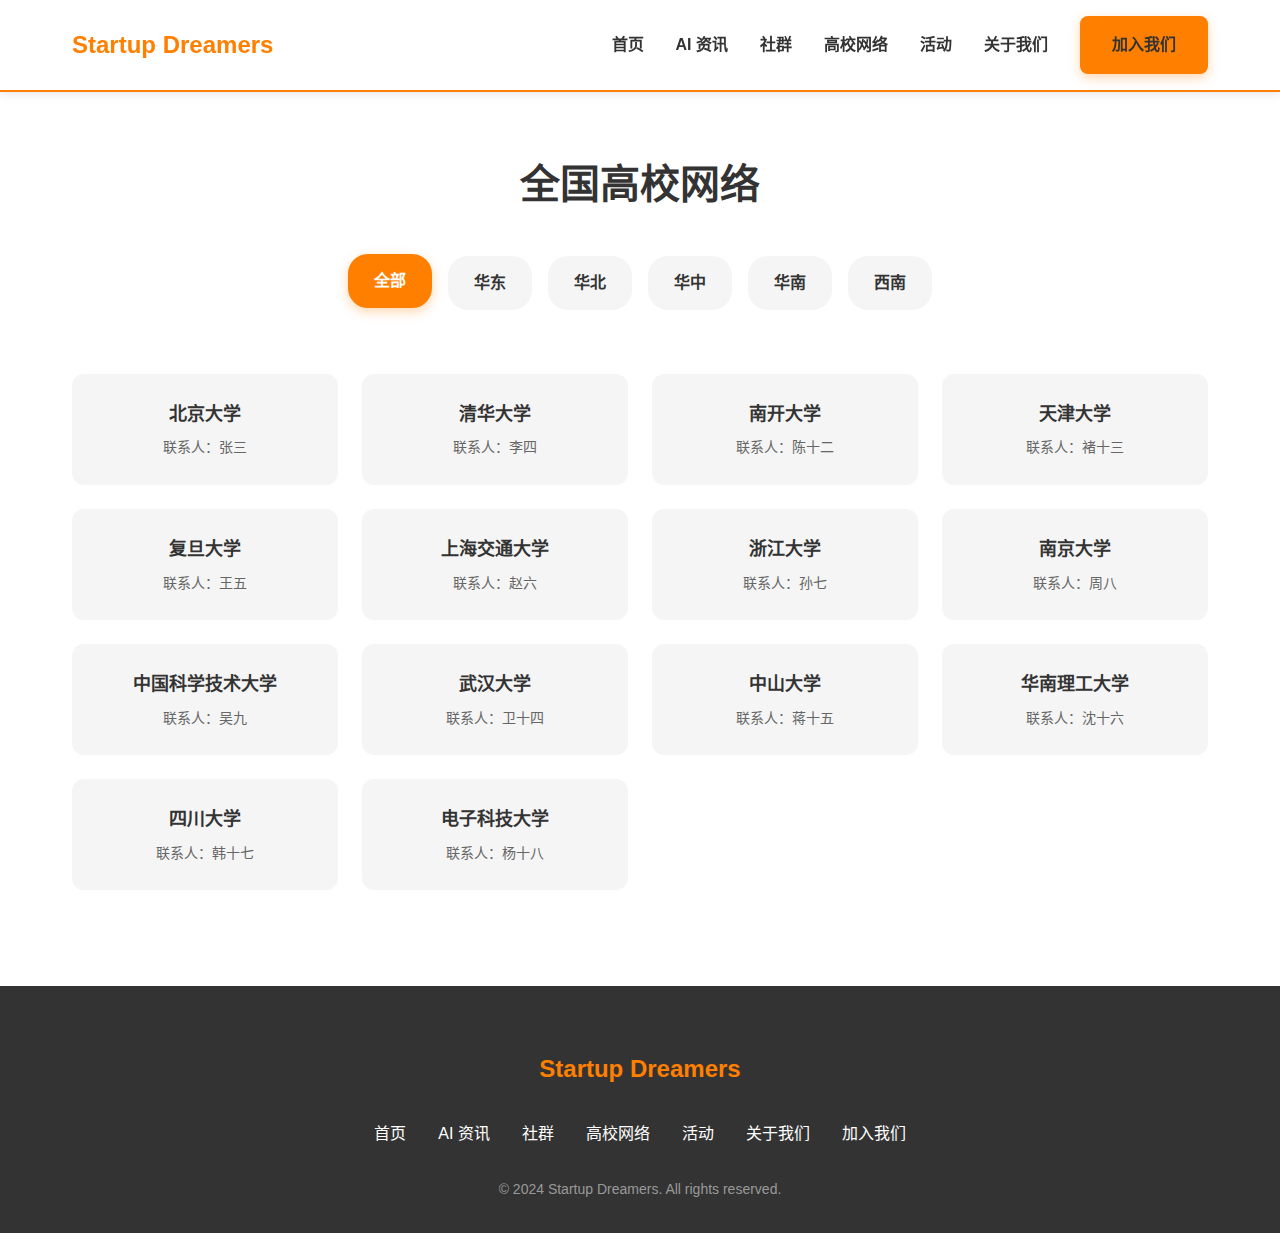
<file: university-network.html>
<!DOCTYPE html>
<html lang="zh-CN">
<head>
    <meta charset="UTF-8">
    <meta name="viewport" content="width=device-width, initial-scale=1.0">
    <title>高校网络 | Startup Dreamers</title>
    <link rel="stylesheet" href="styles.css">
</head>
<body>
    <!-- 顶部导航栏 -->
    <header class="navbar">
        <div class="container">
            <div class="logo">
                <a href="index.html">Startup Dreamers</a>
            </div>
            <nav class="nav-links">
                <a href="index.html">首页</a>
                <a href="ai-news.html">AI 资讯</a>
                <a href="community.html">社群</a>
                <a href="university-network.html" class="active">高校网络</a>
                <a href="events.html">活动</a>
                <a href="about.html">关于我们</a>
                <a href="join.html" class="btn-primary">加入我们</a>
            </nav>
        </div>
    </header>

    <!-- 高校网络页面 -->
    <section class="university-network">
        <div class="container">
            <h2 class="section-title">全国高校网络</h2>
            
            <!-- 地区标签 -->
            <div class="region-tabs">
                <a href="#" class="region-tab active" data-region="全部">全部</a>
                <a href="#" class="region-tab" data-region="华东">华东</a>
                <a href="#" class="region-tab" data-region="华北">华北</a>
                <a href="#" class="region-tab" data-region="华中">华中</a>
                <a href="#" class="region-tab" data-region="华南">华南</a>
                <a href="#" class="region-tab" data-region="西南">西南</a>
            </div>
            
            <!-- 高校列表 -->
            <div class="university-grid">
                <!-- 华北地区 -->
                <div class="university-item" data-region="华北">
                    <div class="university-name">北京大学</div>
                    <div class="university-contact">联系人：张三</div>
                </div>
                
                <div class="university-item" data-region="华北">
                    <div class="university-name">清华大学</div>
                    <div class="university-contact">联系人：李四</div>
                </div>
                
                <div class="university-item" data-region="华北">
                    <div class="university-name">南开大学</div>
                    <div class="university-contact">联系人：陈十二</div>
                </div>
                
                <div class="university-item" data-region="华北">
                    <div class="university-name">天津大学</div>
                    <div class="university-contact">联系人：褚十三</div>
                </div>
                
                <!-- 华东地区 -->
                <div class="university-item" data-region="华东">
                    <div class="university-name">复旦大学</div>
                    <div class="university-contact">联系人：王五</div>
                </div>
                
                <div class="university-item" data-region="华东">
                    <div class="university-name">上海交通大学</div>
                    <div class="university-contact">联系人：赵六</div>
                </div>
                
                <div class="university-item" data-region="华东">
                    <div class="university-name">浙江大学</div>
                    <div class="university-contact">联系人：孙七</div>
                </div>
                
                <div class="university-item" data-region="华东">
                    <div class="university-name">南京大学</div>
                    <div class="university-contact">联系人：周八</div>
                </div>
                
                <div class="university-item" data-region="华东">
                    <div class="university-name">中国科学技术大学</div>
                    <div class="university-contact">联系人：吴九</div>
                </div>
                
                <!-- 华中地区 -->
                <div class="university-item" data-region="华中">
                    <div class="university-name">武汉大学</div>
                    <div class="university-contact">联系人：卫十四</div>
                </div>
                
                <!-- 华南地区 -->
                <div class="university-item" data-region="华南">
                    <div class="university-name">中山大学</div>
                    <div class="university-contact">联系人：蒋十五</div>
                </div>
                
                <div class="university-item" data-region="华南">
                    <div class="university-name">华南理工大学</div>
                    <div class="university-contact">联系人：沈十六</div>
                </div>
                
                <!-- 西南地区 -->
                <div class="university-item" data-region="西南">
                    <div class="university-name">四川大学</div>
                    <div class="university-contact">联系人：韩十七</div>
                </div>
                
                <div class="university-item" data-region="西南">
                    <div class="university-name">电子科技大学</div>
                    <div class="university-contact">联系人：杨十八</div>
                </div>
            </div>
        </div>
    </section>

    <!-- 页脚 -->
    <footer class="footer">
        <div class="container">
            <div class="footer-content">
                <div class="footer-logo">Startup Dreamers</div>
                <div class="footer-links">
                    <a href="index.html">首页</a>
                    <a href="ai-news.html">AI 资讯</a>
                    <a href="community.html">社群</a>
                    <a href="university-network.html">高校网络</a>
                    <a href="events.html">活动</a>
                    <a href="about.html">关于我们</a>
                    <a href="join.html">加入我们</a>
                </div>
                <div class="footer-copyright">
                    <p>&copy; 2024 Startup Dreamers. All rights reserved.</p>
                </div>
            </div>
        </div>
    </footer>

    <script src="script.js"></script>
</body>
</html>
</file>
<file: styles.css>
/* 设计规范 - 橙色与白色撞色方案 */
/* 主橙色：Pantone 15-1263 (#FF7F00) */
/* 辅助色：白色 (#FFFFFF) */
/* 中性色：深灰色 (#333333), 中灰色 (#666666), 浅灰色 (#F5F5F5) */

/* 全局样式 */
* {
    margin: 0;
    padding: 0;
    box-sizing: border-box;
}

body {
    font-family: -apple-system, BlinkMacSystemFont, 'Segoe UI', Roboto, Oxygen, Ubuntu, Cantarell, sans-serif;
    background-color: #FFFFFF;
    color: #333333;
    line-height: 1.6;
    overflow-x: hidden;
}

.container {
    max-width: 1200px;
    margin: 0 auto;
    padding: 0 2rem;
}

/* 按钮样式 */
.btn-primary {
    display: inline-block;
    padding: 1rem 2rem;
    background-color: #FF7F00;
    color: #FFFFFF;
    text-decoration: none;
    border-radius: 8px;
    font-weight: 600;
    transition: all 0.3s ease;
    border: none;
    cursor: pointer;
    box-shadow: 0 4px 12px rgba(255, 127, 0, 0.3);
    font-size: 1rem;
}

.btn-primary:hover {
    background-color: #E67300;
    transform: translateY(-2px);
    box-shadow: 0 6px 20px rgba(255, 127, 0, 0.4);
}

.btn-secondary {
    display: inline-block;
    padding: 1rem 2rem;
    background-color: transparent;
    color: #FF7F00;
    text-decoration: none;
    border-radius: 8px;
    font-weight: 600;
    transition: all 0.3s ease;
    border: 2px solid #FF7F00;
    cursor: pointer;
    font-size: 1rem;
}

.btn-secondary:hover {
    background-color: rgba(255, 127, 0, 0.1);
    transform: translateY(-2px);
    box-shadow: 0 4px 12px rgba(255, 127, 0, 0.2);
}

/* 标题样式 */
.section-title {
    font-size: 2.5rem;
    font-weight: 800;
    text-align: center;
    margin-bottom: 3rem;
    color: #333333;
    line-height: 1.2;
}

/* 导航栏 */
.navbar {
    position: fixed;
    top: 0;
    left: 0;
    right: 0;
    background-color: rgba(255, 255, 255, 0.98);
    backdrop-filter: blur(10px);
    z-index: 1000;
    padding: 1rem 0;
    border-bottom: 2px solid #FF7F00;
    box-shadow: 0 2px 10px rgba(0, 0, 0, 0.1);
}

.navbar .container {
    display: flex;
    justify-content: space-between;
    align-items: center;
    position: relative;
}

.logo a {
    font-size: 1.5rem;
    font-weight: 800;
    color: #FF7F00;
    text-decoration: none;
    transition: all 0.3s ease;
}

.logo a:hover {
    transform: scale(1.05);
}

/* 菜单切换按钮 */
.menu-toggle {
    display: none;
    background: none;
    border: none;
    cursor: pointer;
    padding: 0.75rem;
    z-index: 1100;
    position: relative;
    width: auto;
    height: auto;
    align-items: center;
    justify-content: center;
    transition: all 0.3s ease;
}

.menu-toggle:hover {
    background-color: transparent;
    border-radius: 0;
}

.menu-icon {
    display: block;
    width: 28px;
    height: 4px;
    background-color: #FF7F00;
    position: relative;
    transition: all 0.3s ease;
    border-radius: 2px;
}

.menu-icon::before,
.menu-icon::after {
    content: '';
    position: absolute;
    width: 28px;
    height: 4px;
    background-color: #FF7F00;
    transition: all 0.3s ease;
    border-radius: 2px;
}

.menu-icon::before {
    top: -10px;
}

.menu-icon::after {
    bottom: -10px;
}

.menu-toggle.active .menu-icon {
    background-color: transparent;
}

.menu-toggle.active .menu-icon::before {
    transform: rotate(45deg);
    top: 0;
    background-color: #FF7F00;
    width: 28px;
}

.menu-toggle.active .menu-icon::after {
    transform: rotate(-45deg);
    bottom: 0;
    background-color: #FF7F00;
    width: 28px;
}

.menu-toggle.active:hover {
    background-color: rgba(255, 127, 0, 0.15);
}

.nav-links {
    display: flex;
    gap: 2rem;
    align-items: center;
}

.nav-links a {
    color: #333333;
    text-decoration: none;
    font-weight: 600;
    transition: all 0.3s ease;
    position: relative;
    font-size: 1rem;
}

.nav-links a:hover {
    color: #FF7F00;
}

.nav-links a:not(.btn-primary)::after {
    content: '';
    position: absolute;
    bottom: -5px;
    left: 0;
    width: 0;
    height: 3px;
    background-color: #FF7F00;
    transition: width 0.3s ease;
}

.nav-links a:hover::after {
    width: 100%;
}

/* Hero 区 */
.hero {
    min-height: 100vh;
    display: flex;
    align-items: center;
    justify-content: center;
    background: linear-gradient(135deg, #FFFFFF 0%, #FFF5E6 100%);
    position: relative;
    overflow: hidden;
    padding-top: 80px;
}

.hero::before {
    content: '';
    position: absolute;
    top: 0;
    left: 0;
    right: 0;
    bottom: 0;
    background: radial-gradient(circle at 50% 50%, rgba(255, 127, 0, 0.1) 0%, transparent 70%);
    animation: pulse 8s ease-in-out infinite;
}

@keyframes pulse {
    0%, 100% {
        opacity: 0.5;
        transform: scale(1);
    }
    50% {
        opacity: 0.8;
        transform: scale(1.1);
    }
}

.hero .container {
    position: relative;
    z-index: 2;
}

.hero-content {
    text-align: center;
    max-width: 900px;
    margin: 0 auto;
}

.hero-title {
    font-size: 4rem;
    font-weight: 800;
    line-height: 1.2;
    margin-bottom: 1.5rem;
    color: #333333;
}

.hero-title span {
    color: #FF7F00;
}

.hero-subtitle {
    font-size: 1.25rem;
    line-height: 1.8;
    margin-bottom: 2.5rem;
    color: #666666;
    font-weight: 500;
}

.hero-buttons {
    display: flex;
    gap: 1.5rem;
    justify-content: center;
    flex-wrap: wrap;
}

/* 我们在做什么 */
.what-we-do {
    padding: 8rem 0;
    background-color: #FFFFFF;
}

.what-we-do-grid {
    display: grid;
    grid-template-columns: repeat(auto-fit, minmax(300px, 1fr));
    gap: 3rem;
}

.what-we-do-item {
    text-align: center;
    padding: 2.5rem;
    background-color: #F5F5F5;
    border-radius: 16px;
    transition: all 0.3s ease;
    border: 2px solid transparent;
}

.what-we-do-item:hover {
    transform: translateY(-8px);
    box-shadow: 0 12px 32px rgba(0, 0, 0, 0.1);
    border-color: #FF7F00;
    background-color: #FFF5E6;
}

.what-we-do-item h3 {
    font-size: 1.5rem;
    font-weight: 700;
    margin-bottom: 1rem;
    color: #333333;
}

.what-we-do-item p {
    color: #666666;
    line-height: 1.7;
}

/* 数据化信任 */
.trust-data {
    padding: 6rem 0;
    background-color: #FFF5E6;
}

.trust-data-grid {
    display: grid;
    grid-template-columns: repeat(auto-fit, minmax(200px, 1fr));
    gap: 4rem;
    text-align: center;
}

.trust-data-item h3 {
    font-size: 3.5rem;
    font-weight: 800;
    margin-bottom: 0.5rem;
    color: #FF7F00;
}

.trust-data-item p {
    font-size: 1.125rem;
    color: #666666;
    font-weight: 500;
}

/* 社群氛围展示 */
.community-vibe {
    padding: 8rem 0;
    background-color: #FFFFFF;
}

.community-vibe-text {
    text-align: center;
    font-size: 1.25rem;
    margin-bottom: 3rem;
    color: #666666;
    font-weight: 500;
}

.community-vibe-list {
    max-width: 600px;
    margin: 0 auto;
    list-style: none;
}

.community-vibe-list li {
    padding: 1.5rem 0;
    font-size: 1.125rem;
    color: #333333;
    text-align: center;
    border-bottom: 1px solid #E0E0E0;
    font-weight: 500;
}

.community-vibe-list li:last-child {
    border-bottom: none;
}

.community-vibe-list li::before {
    content: '•';
    color: #FF7F00;
    font-weight: bold;
    margin-right: 1rem;
}

/* 页脚 */
.footer {
    padding: 4rem 0 2rem;
    background-color: #333333;
    color: #FFFFFF;
}

.footer-content {
    text-align: center;
}

.footer-logo {
    font-size: 1.5rem;
    font-weight: 800;
    margin-bottom: 2rem;
    color: #FF7F00;
}

.footer-links {
    display: flex;
    gap: 2rem;
    justify-content: center;
    flex-wrap: wrap;
    margin-bottom: 2rem;
}

.footer-links a {
    color: #FFFFFF;
    text-decoration: none;
    transition: color 0.3s ease;
    font-weight: 500;
}

.footer-links a:hover {
    color: #FF7F00;
}

.footer-copyright {
    color: #999999;
    font-size: 0.875rem;
}

/* AI 资讯页面 */
.ai-news {
    padding: 10rem 0 6rem;
    background-color: #FFFFFF;
}

.news-categories {
    display: flex;
    justify-content: center;
    gap: 2rem;
    margin-bottom: 4rem;
    flex-wrap: wrap;
}

.news-category {
    padding: 0.75rem 1.5rem;
    background-color: #F5F5F5;
    color: #333333;
    text-decoration: none;
    border-radius: 20px;
    font-weight: 600;
    transition: all 0.3s ease;
    border: 2px solid transparent;
}

.news-category:hover,
.news-category.active {
    background-color: #FF7F00;
    color: #FFFFFF;
    border-color: #FF7F00;
    transform: translateY(-2px);
    box-shadow: 0 4px 12px rgba(255, 127, 0, 0.3);
}

.news-grid {
    display: grid;
    grid-template-columns: repeat(auto-fit, minmax(350px, 1fr));
    gap: 2.5rem;
}

.news-item {
    background-color: #F5F5F5;
    border-radius: 12px;
    overflow: hidden;
    transition: all 0.3s ease;
    border: 2px solid transparent;
    cursor: pointer;
}

.news-item:hover {
    transform: translateY(-8px);
    box-shadow: 0 12px 32px rgba(0, 0, 0, 0.15);
    border-color: #FF7F00;
}

.news-item-content {
    padding: 2rem;
}

.news-item-title {
    font-size: 1.25rem;
    font-weight: 700;
    margin-bottom: 1rem;
    color: #333333;
    line-height: 1.4;
}

.news-item-excerpt {
    color: #666666;
    margin-bottom: 1.5rem;
    line-height: 1.7;
}

.news-item-meta {
    display: flex;
    justify-content: space-between;
    align-items: center;
    color: #999999;
    font-size: 0.875rem;
}

/* 社群页面 */
.community {
    padding: 10rem 0 6rem;
    background-color: #FFFFFF;
}

.community-intro {
    text-align: center;
    max-width: 700px;
    margin: 0 auto 6rem;
}

.community-intro h2 {
    font-size: 2.5rem;
    font-weight: 800;
    margin-bottom: 1.5rem;
    color: #333333;
}

.community-intro p {
    font-size: 1.25rem;
    color: #666666;
    line-height: 1.7;
    font-weight: 500;
}

.community-sections {
    max-width: 800px;
    margin: 0 auto;
}

.community-section {
    margin-bottom: 4rem;
    padding: 2.5rem;
    background-color: #F5F5F5;
    border-radius: 16px;
    border: 2px solid transparent;
    transition: all 0.3s ease;
}

.community-section:hover {
    border-color: #FF7F00;
    background-color: #FFF5E6;
    box-shadow: 0 8px 24px rgba(0, 0, 0, 0.1);
}

.community-section h3 {
    font-size: 1.5rem;
    font-weight: 700;
    margin-bottom: 1.5rem;
    color: #333333;
}

.community-section ul {
    list-style: none;
}

.community-section li {
    padding: 0.75rem 0;
    color: #666666;
    position: relative;
    padding-left: 1.5rem;
    font-weight: 500;
}

.community-section li::before {
    content: '•';
    color: #FF7F00;
    font-weight: bold;
    position: absolute;
    left: 0;
}

.join-process {
    max-width: 900px;
    margin: 0 auto 4rem;
}

.join-process h3 {
    text-align: center;
    margin-bottom: 4rem;
}

.join-process-steps {
    list-style: none;
    display: grid;
    grid-template-columns: repeat(auto-fit, minmax(280px, 1fr));
    gap: 2.5rem;
    padding: 0;
}

.join-process-steps li {
    background: linear-gradient(135deg, #FFFFFF 0%, #FFF5E6 100%);
    padding: 2.5rem;
    border-radius: 20px;
    border: 2px solid transparent;
    transition: all 0.3s ease;
    text-align: center;
    position: relative;
    overflow: hidden;
}

.join-process-steps li::before {
    content: '';
    position: absolute;
    top: 0;
    left: 0;
    width: 100%;
    height: 100%;
    background: linear-gradient(135deg, rgba(255, 127, 0, 0.05) 0%, transparent 70%);
    z-index: 0;
}

.join-process-steps li:hover {
    transform: translateY(-8px);
    border-color: #FF7F00;
    box-shadow: 0 12px 32px rgba(255, 127, 0, 0.15);
    background: linear-gradient(135deg, #FFFFFF 0%, #FFEDD5 100%);
}

.join-process-steps li > * {
    position: relative;
    z-index: 1;
}

.join-process-step-number {
    display: inline-flex;
    align-items: center;
    justify-content: center;
    width: 3.5rem;
    height: 3.5rem;
    background-color: #FF7F00;
    color: #FFFFFF;
    border-radius: 50%;
    font-weight: 700;
    font-size: 1.5rem;
    margin-bottom: 1.5rem;
    box-shadow: 0 4px 12px rgba(255, 127, 0, 0.3);
    transition: all 0.3s ease;
}

.join-process-steps li:hover .join-process-step-number {
    transform: scale(1.1);
    box-shadow: 0 6px 20px rgba(255, 127, 0, 0.4);
}

.join-process-steps li strong {
    display: block;
    font-size: 1.3rem;
    color: #333333;
    margin-bottom: 1rem;
    font-weight: 700;
}

.join-process-steps li p {
    color: #666666;
    line-height: 1.7;
    margin: 0;
    font-weight: 500;
}

/* 高校网络页面 */
.university-network {
    padding: 10rem 0 6rem;
    background-color: #FFFFFF;
}

.region-tabs {
    display: flex;
    justify-content: center;
    gap: 1rem;
    margin-bottom: 4rem;
    flex-wrap: wrap;
}

.region-tab {
    padding: 0.75rem 1.5rem;
    background-color: #F5F5F5;
    color: #333333;
    text-decoration: none;
    border-radius: 20px;
    font-weight: 600;
    transition: all 0.3s ease;
    border: 2px solid transparent;
}

.region-tab:hover,
.region-tab.active {
    background-color: #FF7F00;
    color: #FFFFFF;
    border-color: #FF7F00;
    transform: translateY(-2px);
    box-shadow: 0 4px 12px rgba(255, 127, 0, 0.3);
}

.university-grid {
    display: grid;
    grid-template-columns: repeat(auto-fill, minmax(250px, 1fr));
    gap: 1.5rem;
}

.university-item {
    padding: 1.5rem;
    background-color: #F5F5F5;
    border-radius: 12px;
    text-align: center;
    transition: all 0.3s ease;
    border: 2px solid transparent;
}

.university-item:hover {
    transform: translateY(-5px);
    box-shadow: 0 8px 24px rgba(0, 0, 0, 0.1);
    border-color: #FF7F00;
    background-color: #FFF5E6;
}

.university-name {
    font-size: 1.125rem;
    font-weight: 700;
    margin-bottom: 0.5rem;
    color: #333333;
}

.university-contact {
    font-size: 0.875rem;
    color: #666666;
}

/* 活动页面 */
.events {
    padding: 10rem 0 6rem;
    background-color: #FFFFFF;
}

.events-grid {
    display: grid;
    grid-template-columns: repeat(auto-fit, minmax(350px, 1fr));
    gap: 2.5rem;
}

.event-item {
    background-color: #F5F5F5;
    border-radius: 16px;
    padding: 2.5rem;
    text-align: center;
    transition: all 0.3s ease;
    border: 2px solid transparent;
}

.event-item:hover {
    transform: translateY(-8px);
    box-shadow: 0 12px 32px rgba(0, 0, 0, 0.15);
    border-color: #FF7F00;
    background-color: #FFF5E6;
}

.event-date {
    font-size: 1.25rem;
    font-weight: 700;
    color: #FF7F00;
    margin-bottom: 1rem;
}

.event-title {
    font-size: 1.5rem;
    font-weight: 800;
    margin-bottom: 1.5rem;
    color: #333333;
    line-height: 1.4;
}

.event-description {
    color: #666666;
    margin-bottom: 2rem;
    line-height: 1.7;
    font-weight: 500;
}

/* 关于我们页面 */
.about {
    padding: 10rem 0 6rem;
    background-color: #FFFFFF;
    position: relative;
    overflow: hidden;
}

.about::before {
    content: '';
    position: absolute;
    top: 0;
    left: 0;
    right: 0;
    bottom: 0;
    background: radial-gradient(circle at 50% 50%, rgba(255, 127, 0, 0.05) 0%, transparent 70%);
    z-index: 0;
}

.about .container {
    position: relative;
    z-index: 1;
}

.about-content {
    max-width: 700px;
    margin: 0 auto;
    text-align: center;
}

.about-story {
    margin-bottom: 5rem;
}

.about-story p {
    margin: 1.5rem auto 0;
    max-width: 650px;
    font-size: 1.5rem;
    line-height: 2.2;
    color: #333333;
    font-family: -apple-system, BlinkMacSystemFont, 'Inter', 'SF Pro Display', 'Roboto', 'Segoe UI', Helvetica, Arial, sans-serif;
    letter-spacing: 0.5px;
    font-weight: 500;
    text-align: center;
    background: linear-gradient(135deg, rgba(255, 127, 0, 0.05) 0%, rgba(255, 127, 0, 0.02) 100%);
    padding: 2.5rem;
    border-radius: 20px;
    border-left: 4px solid #FF7F00;
    box-shadow: 0 8px 24px rgba(0, 0, 0, 0.05);
    transition: all 0.3s ease;
}

.about-story p:hover {
    transform: translateY(-2px);
    box-shadow: 0 12px 32px rgba(0, 0, 0, 0.08);
}

.about-values {
    display: grid;
    grid-template-columns: repeat(auto-fit, minmax(280px, 1fr));
    gap: 2.5rem;
    margin-bottom: 6rem;
}

.about-value {
    padding: 3rem 2.5rem;
    background: linear-gradient(135deg, #FFFFFF 0%, #FFF5E6 100%);
    border-radius: 20px;
    text-align: center;
    border: 2px solid transparent;
    transition: all 0.4s ease;
    position: relative;
    overflow: hidden;
    box-shadow: 0 4px 16px rgba(0, 0, 0, 0.05);
}

.about-value::before {
    content: '';
    position: absolute;
    top: 0;
    left: -100%;
    width: 100%;
    height: 100%;
    background: linear-gradient(90deg, transparent, rgba(255, 127, 0, 0.15), transparent);
    transition: left 0.5s ease;
    z-index: 0;
}

.about-value:hover::before {
    left: 100%;
}

.about-value:hover {
    transform: translateY(-10px);
    box-shadow: 0 16px 40px rgba(255, 127, 0, 0.15);
    border-color: #FF7F00;
    background: linear-gradient(135deg, #FFFFFF 0%, #FFEDD5 100%);
}

.about-value > * {
    position: relative;
    z-index: 1;
}

.about-value h3 {
    font-size: 1.75rem;
    font-weight: 800;
    margin-bottom: 1.5rem;
    color: #333333;
    transition: all 0.3s ease;
    letter-spacing: 0.5px;
}

.about-value:hover h3 {
    color: #FF7F00;
    transform: scale(1.05);
}

.about-value p {
    color: #555555;
    line-height: 2;
    font-size: 1.125rem;
    font-weight: 500;
    letter-spacing: 0.3px;
    transition: all 0.3s ease;
}

/* 加入我们页面 */
.join {
    padding: 10rem 0 6rem;
    background-color: #FFFFFF;
}

.join-content {
    max-width: 600px;
    margin: 0 auto;
    text-align: center;
}

.join-intro {
    margin-bottom: 4rem;
    font-size: 1.3rem;
    color: #333333;
    font-weight: 500;
    line-height: 1.8;
}

.qrcode-section {
    margin-bottom: 4rem;
    display: flex;
    flex-direction: column;
    align-items: center;
}

.qrcode-container {
    width: 300px;
    height: 300px;
    background-color: #F5F5F5;
    border: 2px solid #E0E0E0;
    border-radius: 16px;
    display: flex;
    align-items: center;
    justify-content: center;
    margin-bottom: 1.5rem;
    box-shadow: 0 8px 24px rgba(0, 0, 0, 0.1);
    transition: all 0.3s ease;
}

.qrcode-container:hover {
    border-color: #FF7F00;
    box-shadow: 0 12px 32px rgba(255, 127, 0, 0.15);
}

.qrcode-placeholder {
    color: #666666;
    font-size: 1.1rem;
    font-weight: 600;
    text-align: center;
}

.qrcode-small {
    font-size: 0.8rem;
    margin-top: 0.5rem;
    color: #999999;
    font-weight: 400;
}

.qrcode-tip {
    color: #666666;
    font-size: 1rem;
    font-weight: 600;
    margin-top: 0.5rem;
}

.contact-section {
    background-color: #F5F5F5;
    border-radius: 16px;
    padding: 2.5rem;
    border: 2px solid transparent;
    transition: all 0.3s ease;
    margin-top: 2rem;
}

.contact-section:hover {
    border-color: #FF7F00;
    box-shadow: 0 12px 32px rgba(0, 0, 0, 0.15);
    background-color: #FFF5E6;
}

.contact-section h3 {
    font-size: 1.4rem;
    font-weight: 700;
    margin-bottom: 1.5rem;
    color: #333333;
    line-height: 1.4;
}

.contact-info {
    display: flex;
    align-items: center;
    justify-content: center;
    gap: 2rem;
    flex-wrap: wrap;
}

.wechat-avatar {
    width: 100px;
    height: 100px;
    background-color: #FF7F00;
    border-radius: 50%;
    display: flex;
    align-items: center;
    justify-content: center;
    font-size: 3rem;
    color: #FFFFFF;
    box-shadow: 0 6px 20px rgba(255, 127, 0, 0.3);
    transition: all 0.3s ease;
}

.wechat-avatar:hover {
    transform: scale(1.1);
    box-shadow: 0 8px 24px rgba(255, 127, 0, 0.4);
}

.wechat-details {
    text-align: left;
    flex: 1;
    min-width: 200px;
}

.wechat-name {
    font-size: 1.3rem;
    font-weight: 700;
    color: #333333;
    margin-bottom: 0.75rem;
}

.wechat-id {
    font-size: 1.1rem;
    color: #FF7F00;
    font-weight: 700;
    background-color: rgba(255, 127, 0, 0.1);
    padding: 0.5rem 1rem;
    border-radius: 20px;
    display: inline-block;
    transition: all 0.3s ease;
}

.wechat-id:hover {
    background-color: rgba(255, 127, 0, 0.2);
    transform: translateY(-2px);
}

/* 模态框样式 */
.modal {
    display: none;
    position: fixed;
    z-index: 2000;
    left: 0;
    top: 0;
    width: 100%;
    height: 100%;
    background-color: rgba(0, 0, 0, 0.8);
    backdrop-filter: blur(5px);
}

.modal.show {
    display: flex;
    align-items: center;
    justify-content: center;
}

.modal-content {
    background-color: #FFFFFF;
    border-radius: 16px;
    padding: 0;
    width: 90%;
    max-width: 500px;
    border: 2px solid #FF7F00;
    box-shadow: 0 20px 60px rgba(0, 0, 0, 0.3);
    animation: modalSlideIn 0.3s ease-out;
}

@keyframes modalSlideIn {
    from {
        transform: translateY(-50px);
        opacity: 0;
    }
    to {
        transform: translateY(0);
        opacity: 1;
    }
}

.close {
    color: #999999;
    float: right;
    font-size: 28px;
    font-weight: bold;
    cursor: pointer;
    padding: 1rem;
    line-height: 1;
    transition: color 0.3s ease;
}

.close:hover,
.close:focus {
    color: #FF7F00;
    text-decoration: none;
    cursor: pointer;
}

.modal-header {
    padding: 1.5rem 2rem;
    border-bottom: 1px solid #E0E0E0;
    display: flex;
    justify-content: space-between;
    align-items: center;
}

.modal-header h2 {
    font-size: 1.5rem;
    font-weight: 800;
    color: #333333;
    margin: 0;
}

.modal-body {
    padding: 2rem;
}

.event-contact {
    background-color: #F5F5F5;
    border-radius: 12px;
    padding: 1.5rem;
    border: 2px solid transparent;
    margin-top: 2rem;
    transition: all 0.3s ease;
}

.event-contact:hover {
    border-color: #FF7F00;
}

.event-contact h3 {
    font-size: 1.2rem;
    font-weight: 700;
    margin-bottom: 1rem;
    color: #333333;
}

.contact-info#modalContact {
    flex-direction: column;
    align-items: flex-start;
    gap: 1rem;
}

/* 响应式设计 */
@media (max-width: 768px) {
    .container {
        padding: 0 1rem;
    }
    
    .hero-title {
        font-size: 2.5rem;
    }
    
    .hero-subtitle {
        font-size: 1rem;
    }
    
    .hero-buttons {
        flex-direction: column;
        align-items: center;
    }
    
    .section-title {
        font-size: 2rem;
    }
    
    /* 响应式导航 */
    .menu-toggle {
        display: flex;
        align-items: center;
        justify-content: center;
    }
    
    .nav-links {
        position: absolute;
        top: 100%;
        left: 0;
        right: 0;
        background-color: #FFFFFF;
        backdrop-filter: blur(10px);
        flex-direction: column;
        align-items: center;
        gap: 0;
        transform: translateY(-10px);
        transition: transform 0.3s ease, opacity 0.3s ease, visibility 0.3s ease;
        z-index: 999;
        opacity: 0;
        visibility: hidden;
        pointer-events: none;
        padding: 1rem 0;
        box-sizing: border-box;
        box-shadow: 0 8px 24px rgba(0, 0, 0, 0.1);
        border-bottom: 2px solid #FF7F00;
    }
    
    .nav-links.active {
        transform: translateY(0);
        opacity: 1;
        visibility: visible;
        pointer-events: auto;
    }
    
    .nav-links a {
        display: block;
        font-size: 1.125rem;
        font-weight: 600;
        color: #333333;
        text-decoration: none;
        padding: 1rem 2rem;
        margin: 0.25rem 0;
        border-radius: 8px;
        transition: all 0.3s ease;
        background-color: transparent;
        box-shadow: none;
        min-width: 200px;
        text-align: center;
        position: relative;
        overflow: hidden;
    }
    
    .nav-links a:hover {
        color: #FF7F00;
        transform: translateY(-2px);
        background-color: #FFF5E6;
    }
    
    .nav-links a.btn-primary {
        background-color: #FF7F00;
        color: #FFFFFF;
        border: none;
        box-shadow: 0 4px 12px rgba(255, 127, 0, 0.3);
        margin-top: 0.5rem;
    }
    
    .nav-links a.btn-primary:hover {
        background-color: #E67300;
        color: #FFFFFF;
        transform: translateY(-2px);
        box-shadow: 0 6px 20px rgba(255, 127, 0, 0.4);
        background-color: #E67300;
    }
    
    .nav-links a:not(.btn-primary)::after {
        display: none;
    }
    
    .what-we-do-grid,
    .news-grid,
    .events-grid {
        grid-template-columns: 1fr;
    }
    
    .university-grid {
        grid-template-columns: repeat(auto-fill, minmax(200px, 1fr));
    }
    
    .about-story {
        font-size: 1.125rem;
    }
    
    .qrcode-container {
        width: 250px;
        height: 250px;
    }
    
    .modal-content {
        width: 95%;
        margin: 1rem;
    }
}

@media (max-width: 480px) {
    .hero-title {
        font-size: 2rem;
    }
    
    .btn-primary,
    .btn-secondary {
        padding: 0.75rem 1.5rem;
        font-size: 0.875rem;
    }
    
    .section-title {
        font-size: 1.75rem;
    }
    
    .about-value {
        padding: 1.5rem;
    }
    
    .event-item {
        padding: 1.5rem;
    }
}

/* 确保符合WCAG 2.1 AA级标准 */
@media (prefers-contrast: high) {
    body {
        background-color: #FFFFFF;
        color: #000000;
    }
    
    .btn-primary {
        background-color: #E67300;
        color: #FFFFFF;
    }
    
    .btn-secondary {
        border-color: #E67300;
        color: #E67300;
    }
    
    .section-title,
    .hero-title,
    .about-value h3,
    .event-title,
    .news-item-title {
        color: #000000;
    }
    
    .community-vibe-list li,
    .about-value p,
    .event-description,
    .news-item-excerpt {
        color: #333333;
    }
}
</file>
